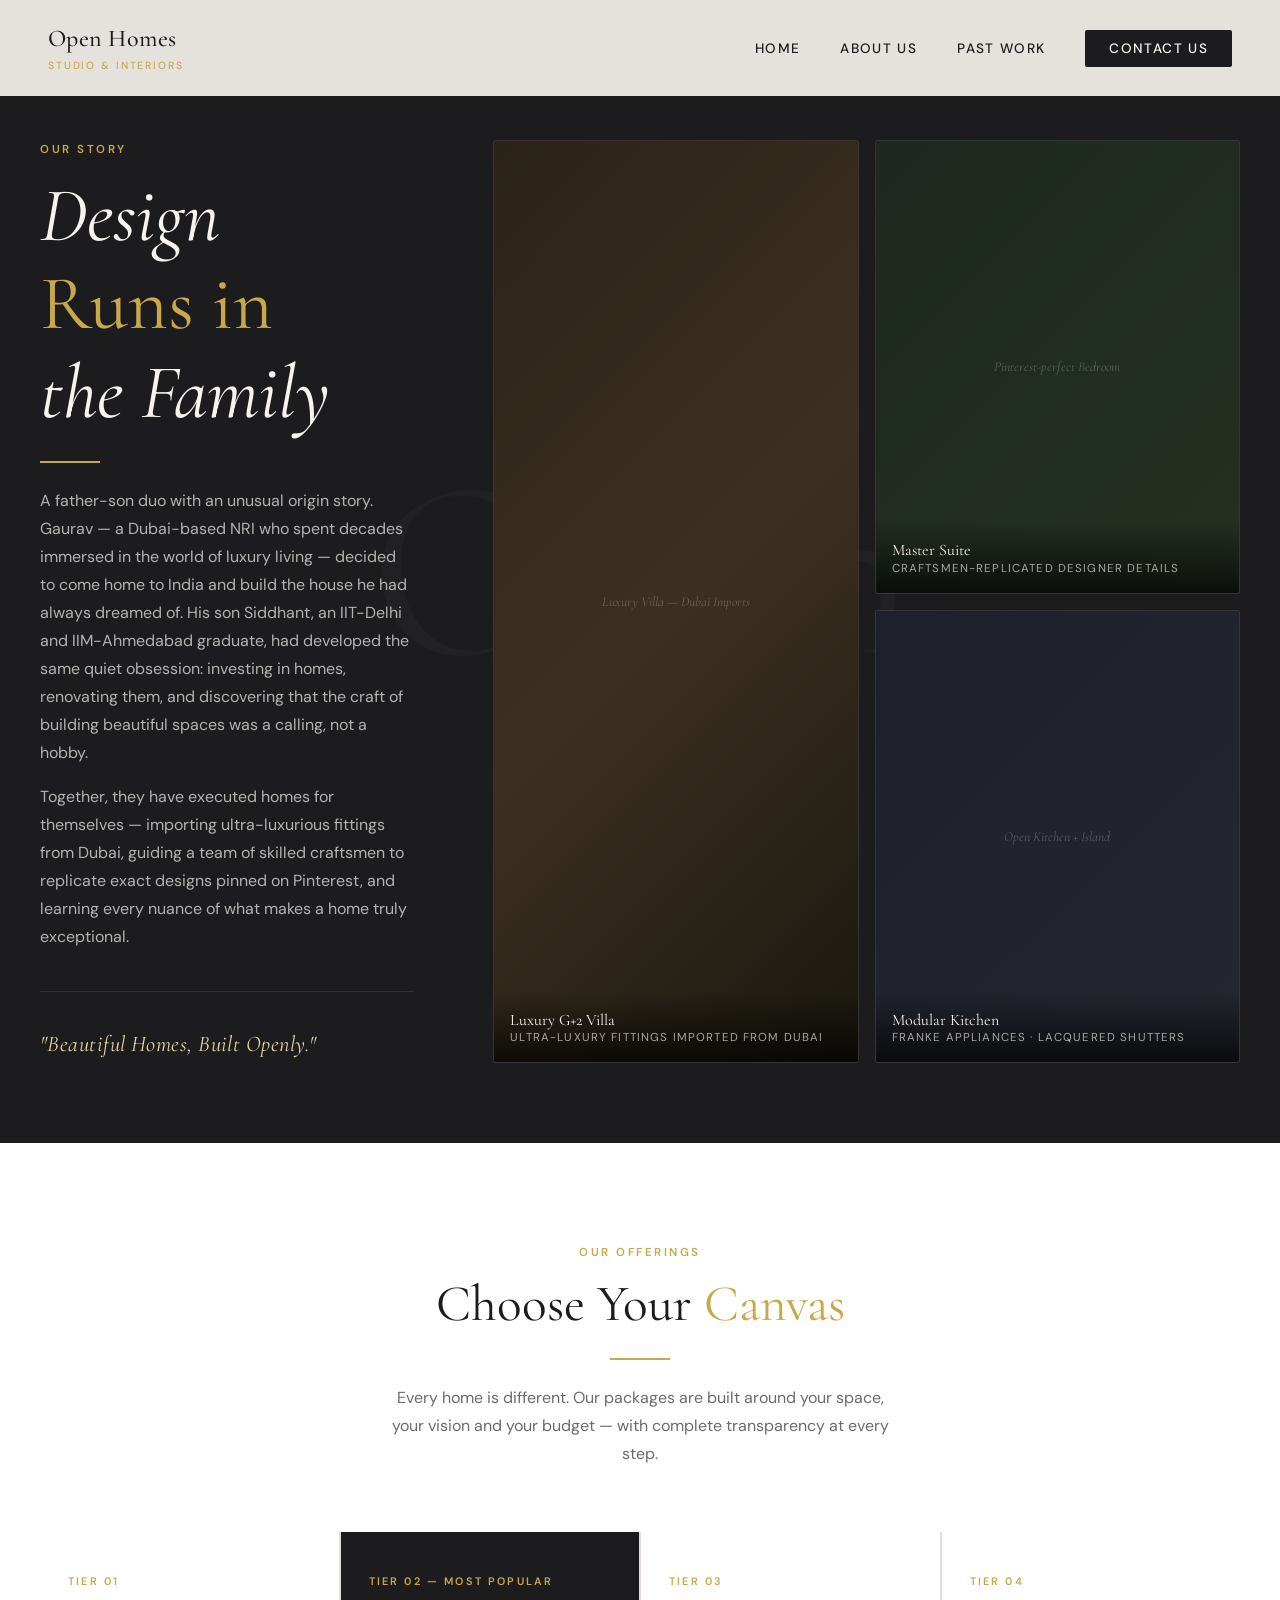
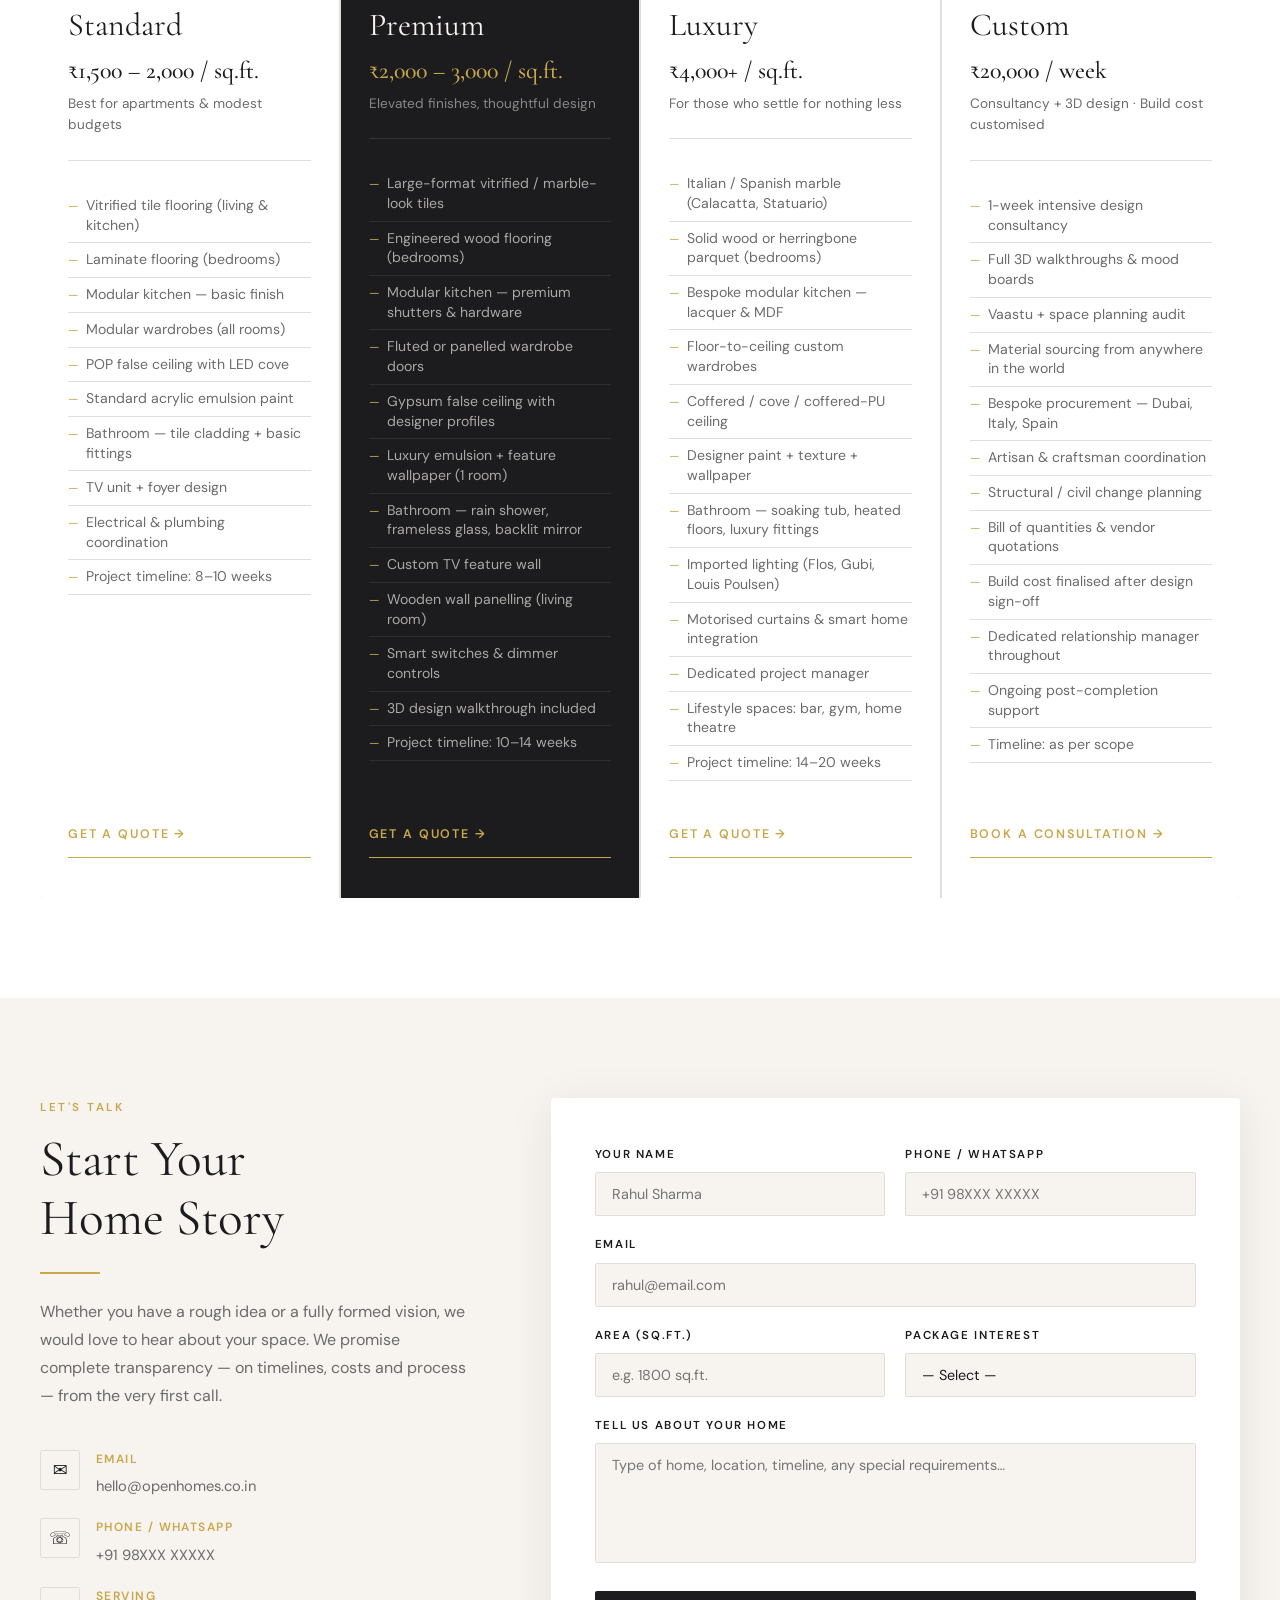
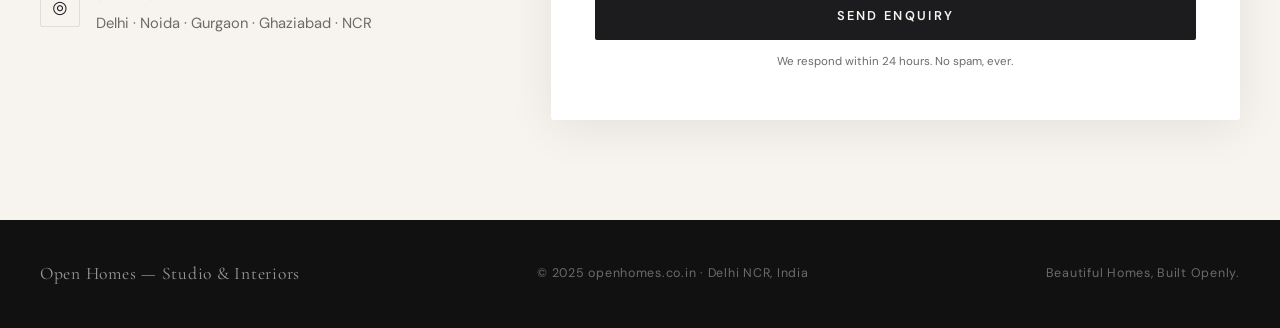
<file: index.html>
<!DOCTYPE html>
<html lang="en">
<head>
  <meta charset="UTF-8">
  <meta name="viewport" content="width=device-width, initial-scale=1.0">
  <title>Open Homes — Studio &amp; Interiors | Beautiful Homes, Built Openly</title>
  <meta name="description" content="Open Homes Studio & Interiors crafts premium, luxury and ultra-luxury home interiors in Delhi NCR. Transparent design. Beautiful homes.">
  <link rel="stylesheet" href="css/style.css">
  <style>
    .reveal { opacity: 0; transform: translateY(28px); transition: opacity 0.7s ease, transform 0.7s ease; }
    .reveal.revealed { opacity: 1; transform: none; }
  </style>
</head>
<body>

<!-- ── NAVIGATION ── -->
<nav id="mainNav">
  <a href="index.html" class="nav-brand">
    <span class="brand-name">Open Homes</span>
    <span class="brand-tag">Studio &amp; Interiors</span>
  </a>
  <ul class="nav-links">
    <li><a href="index.html">Home</a></li>
    <li><a href="about.html">About Us</a></li>
    <li><a href="work.html">Past Work</a></li>
    <li><a href="contact.html" class="nav-cta">Contact Us</a></li>
  </ul>
  <button class="nav-hamburger" id="navHamburger" aria-label="Menu">
    <span></span><span></span><span></span>
  </button>
</nav>

<div class="mobile-menu" id="mobileMenu">
  <a href="index.html">Home</a>
  <a href="about.html">About Us</a>
  <a href="work.html">Past Work</a>
  <a href="contact.html">Contact Us</a>
</div>

<!-- ══════════════════════════════════════
     SECTION 1 — STORY + GALLERY
══════════════════════════════════════ -->
<section id="home">
  <div class="hero-bg-text">Open</div>
  <div class="hero-inner">

    <!-- Left 1/3: Story -->
    <div class="hero-story reveal">
      <p class="section-eyebrow">Our Story</p>
      <h1>Design<br><span>Runs in</span><br>the Family</h1>
      <div class="threshold"></div>
      <p>
        A father-son duo with an unusual origin story. Gaurav — a Dubai-based NRI who spent decades immersed in the world of luxury living — decided to come home to India and build the house he had always dreamed of. His son Siddhant, an IIT-Delhi and IIM-Ahmedabad graduate, had developed the same quiet obsession: investing in homes, renovating them, and discovering that the craft of building beautiful spaces was a calling, not a hobby.
      </p>
      <p class="mt-16">
        Together, they have executed homes for themselves — importing ultra-luxurious fittings from Dubai, guiding a team of skilled craftsmen to replicate exact designs pinned on Pinterest, and learning every nuance of what makes a home truly exceptional.
      </p>
      <div class="hero-tagline">
        <p class="big-tag">"Beautiful Homes, Built Openly."</p>
      </div>
    </div>

    <!-- Right 2/3: Gallery -->
    <div class="hero-gallery reveal" style="transition-delay:0.15s">
      <div class="gallery-card tall">
        <div class="gallery-card-img ph-1 img-placeholder">Luxury Villa — Dubai Imports</div>
        <div class="gallery-caption">
          <h4>Luxury G+2 Villa</h4>
          <p>Ultra-luxury fittings imported from Dubai</p>
        </div>
      </div>
      <div class="gallery-card">
        <div class="gallery-card-img ph-2 img-placeholder" style="aspect-ratio:4/3;display:flex;align-items:center;justify-content:center">Pinterest-perfect Bedroom</div>
        <div class="gallery-caption">
          <h4>Master Suite</h4>
          <p>Craftsmen-replicated designer details</p>
        </div>
      </div>
      <div class="gallery-card">
        <div class="gallery-card-img ph-3 img-placeholder" style="aspect-ratio:4/3;display:flex;align-items:center;justify-content:center">Open Kitchen + Island</div>
        <div class="gallery-caption">
          <h4>Modular Kitchen</h4>
          <p>Franke appliances · lacquered shutters</p>
        </div>
      </div>
    </div>

  </div>
</section>

<!-- ══════════════════════════════════════
     SECTION 2 — OFFERINGS / PACKAGES
══════════════════════════════════════ -->
<section id="offerings">
  <div class="offerings-header reveal">
    <p class="section-eyebrow">Our Offerings</p>
    <h2>Choose Your <span>Canvas</span></h2>
    <div class="threshold-center"></div>
    <p style="max-width:520px;margin:0 auto">Every home is different. Our packages are built around your space, your vision and your budget — with complete transparency at every step.</p>
  </div>

  <div class="packages-grid reveal" style="transition-delay:0.1s">

    <!-- Standard -->
    <div class="package-card">
      <p class="package-tier">Tier 01</p>
      <h3 class="package-name">Standard</h3>
      <div class="package-price">
        <strong>₹1,500 – 2,000 / sq.ft.</strong>
        Best for apartments & modest budgets
      </div>
      <ul class="package-features">
        <li>Vitrified tile flooring (living &amp; kitchen)</li>
        <li>Laminate flooring (bedrooms)</li>
        <li>Modular kitchen — basic finish</li>
        <li>Modular wardrobes (all rooms)</li>
        <li>POP false ceiling with LED cove</li>
        <li>Standard acrylic emulsion paint</li>
        <li>Bathroom — tile cladding + basic fittings</li>
        <li>TV unit + foyer design</li>
        <li>Electrical &amp; plumbing coordination</li>
        <li>Project timeline: 8–10 weeks</li>
      </ul>
      <a class="package-cta" href="contact.html">Get a Quote →</a>
    </div>

    <!-- Premium -->
    <div class="package-card featured">
      <p class="package-tier">Tier 02 — Most Popular</p>
      <h3 class="package-name">Premium</h3>
      <div class="package-price">
        <strong>₹2,000 – 3,000 / sq.ft.</strong>
        Elevated finishes, thoughtful design
      </div>
      <ul class="package-features">
        <li>Large-format vitrified / marble-look tiles</li>
        <li>Engineered wood flooring (bedrooms)</li>
        <li>Modular kitchen — premium shutters &amp; hardware</li>
        <li>Fluted or panelled wardrobe doors</li>
        <li>Gypsum false ceiling with designer profiles</li>
        <li>Luxury emulsion + feature wallpaper (1 room)</li>
        <li>Bathroom — rain shower, frameless glass, backlit mirror</li>
        <li>Custom TV feature wall</li>
        <li>Wooden wall panelling (living room)</li>
        <li>Smart switches &amp; dimmer controls</li>
        <li>3D design walkthrough included</li>
        <li>Project timeline: 10–14 weeks</li>
      </ul>
      <a class="package-cta" href="contact.html">Get a Quote →</a>
    </div>

    <!-- Luxury -->
    <div class="package-card">
      <p class="package-tier">Tier 03</p>
      <h3 class="package-name">Luxury</h3>
      <div class="package-price">
        <strong>₹4,000+ / sq.ft.</strong>
        For those who settle for nothing less
      </div>
      <ul class="package-features">
        <li>Italian / Spanish marble (Calacatta, Statuario)</li>
        <li>Solid wood or herringbone parquet (bedrooms)</li>
        <li>Bespoke modular kitchen — lacquer &amp; MDF</li>
        <li>Floor-to-ceiling custom wardrobes</li>
        <li>Coffered / cove / coffered-PU ceiling</li>
        <li>Designer paint + texture + wallpaper</li>
        <li>Bathroom — soaking tub, heated floors, luxury fittings</li>
        <li>Imported lighting (Flos, Gubi, Louis Poulsen)</li>
        <li>Motorised curtains &amp; smart home integration</li>
        <li>Dedicated project manager</li>
        <li>Lifestyle spaces: bar, gym, home theatre</li>
        <li>Project timeline: 14–20 weeks</li>
      </ul>
      <a class="package-cta" href="contact.html">Get a Quote →</a>
    </div>

    <!-- Custom -->
    <div class="package-card">
      <p class="package-tier">Tier 04</p>
      <h3 class="package-name">Custom</h3>
      <div class="package-price">
        <strong>₹20,000 / week</strong>
        Consultancy + 3D design · Build cost customised
      </div>
      <ul class="package-features">
        <li>1-week intensive design consultancy</li>
        <li>Full 3D walkthroughs &amp; mood boards</li>
        <li>Vaastu + space planning audit</li>
        <li>Material sourcing from anywhere in the world</li>
        <li>Bespoke procurement — Dubai, Italy, Spain</li>
        <li>Artisan &amp; craftsman coordination</li>
        <li>Structural / civil change planning</li>
        <li>Bill of quantities &amp; vendor quotations</li>
        <li>Build cost finalised after design sign-off</li>
        <li>Dedicated relationship manager throughout</li>
        <li>Ongoing post-completion support</li>
        <li>Timeline: as per scope</li>
      </ul>
      <a class="package-cta" href="contact.html">Book a Consultation →</a>
    </div>

  </div>
</section>

<!-- ══════════════════════════════════════
     SECTION 3 — CONTACT
══════════════════════════════════════ -->
<section id="contact-section">
  <div class="contact-inner">

    <div class="contact-info reveal">
      <p class="section-eyebrow">Let's Talk</p>
      <h2>Start Your<br>Home Story</h2>
      <div class="threshold"></div>
      <p>Whether you have a rough idea or a fully formed vision, we would love to hear about your space. We promise complete transparency — on timelines, costs and process — from the very first call.</p>

      <div class="contact-detail">
        <div class="contact-item">
          <div class="contact-icon">✉</div>
          <div class="contact-item-text">
            <strong>Email</strong>
            <span>hello@openhomes.co.in</span>
          </div>
        </div>
        <div class="contact-item">
          <div class="contact-icon">☏</div>
          <div class="contact-item-text">
            <strong>Phone / WhatsApp</strong>
            <span>+91 98XXX XXXXX</span>
          </div>
        </div>
        <div class="contact-item">
          <div class="contact-icon">◎</div>
          <div class="contact-item-text">
            <strong>Serving</strong>
            <span>Delhi · Noida · Gurgaon · Ghaziabad · NCR</span>
          </div>
        </div>
      </div>
    </div>

    <div class="contact-form reveal" style="transition-delay:0.12s" id="homeFormWrap">
      <form id="contactFormHome" novalidate>
        <div class="form-row">
          <div class="form-group">
            <label for="h-name">Your Name</label>
            <input type="text" id="h-name" name="name" placeholder="Rahul Sharma" required>
          </div>
          <div class="form-group">
            <label for="h-phone">Phone / WhatsApp</label>
            <input type="tel" id="h-phone" name="phone" placeholder="+91 98XXX XXXXX" required>
          </div>
        </div>
        <div class="form-group">
          <label for="h-email">Email</label>
          <input type="email" id="h-email" name="email" placeholder="rahul@email.com">
        </div>
        <div class="form-row">
          <div class="form-group">
            <label for="h-area">Area (sq.ft.)</label>
            <input type="text" id="h-area" name="area" placeholder="e.g. 1800 sq.ft.">
          </div>
          <div class="form-group">
            <label for="h-package">Package Interest</label>
            <select id="h-package" name="package">
              <option value="">— Select —</option>
              <option>Standard (₹1,500–2,000/sq.ft.)</option>
              <option>Premium (₹2,000–3,000/sq.ft.)</option>
              <option>Luxury (₹4,000+/sq.ft.)</option>
              <option>Custom Consultancy</option>
              <option>Not sure yet</option>
            </select>
          </div>
        </div>
        <div class="form-group">
          <label for="h-message">Tell us about your home</label>
          <textarea id="h-message" name="message" placeholder="Type of home, location, timeline, any special requirements…"></textarea>
        </div>
        <button type="submit" class="form-submit">Send Enquiry</button>
        <p class="form-note">We respond within 24 hours. No spam, ever.</p>
      </form>
      <div class="form-success">
        <p>✦ Thank you! We'll be in touch very soon.</p>
      </div>
    </div>

  </div>
</section>

<!-- ─── FOOTER ─── -->
<footer>
  <span class="footer-brand">Open Homes — Studio &amp; Interiors</span>
  <span>© 2025 openhomes.co.in · Delhi NCR, India</span>
  <span>Beautiful Homes, Built Openly.</span>
</footer>

<!-- ─── MODAL (reused on work page) ─── -->
<div class="modal-overlay" id="projectModal">
  <div class="modal">
    <button class="modal-close" onclick="closeModal()">✕</button>
    <div class="modal-hero">
      <span class="work-type" id="modalType"></span>
      <h2 id="modalTitle"></h2>
      <p id="modalDesc"></p>
    </div>
    <div class="modal-body" id="modalContent"></div>
  </div>
</div>

<script src="js/main.js"></script>
</body>
</html>
</file>
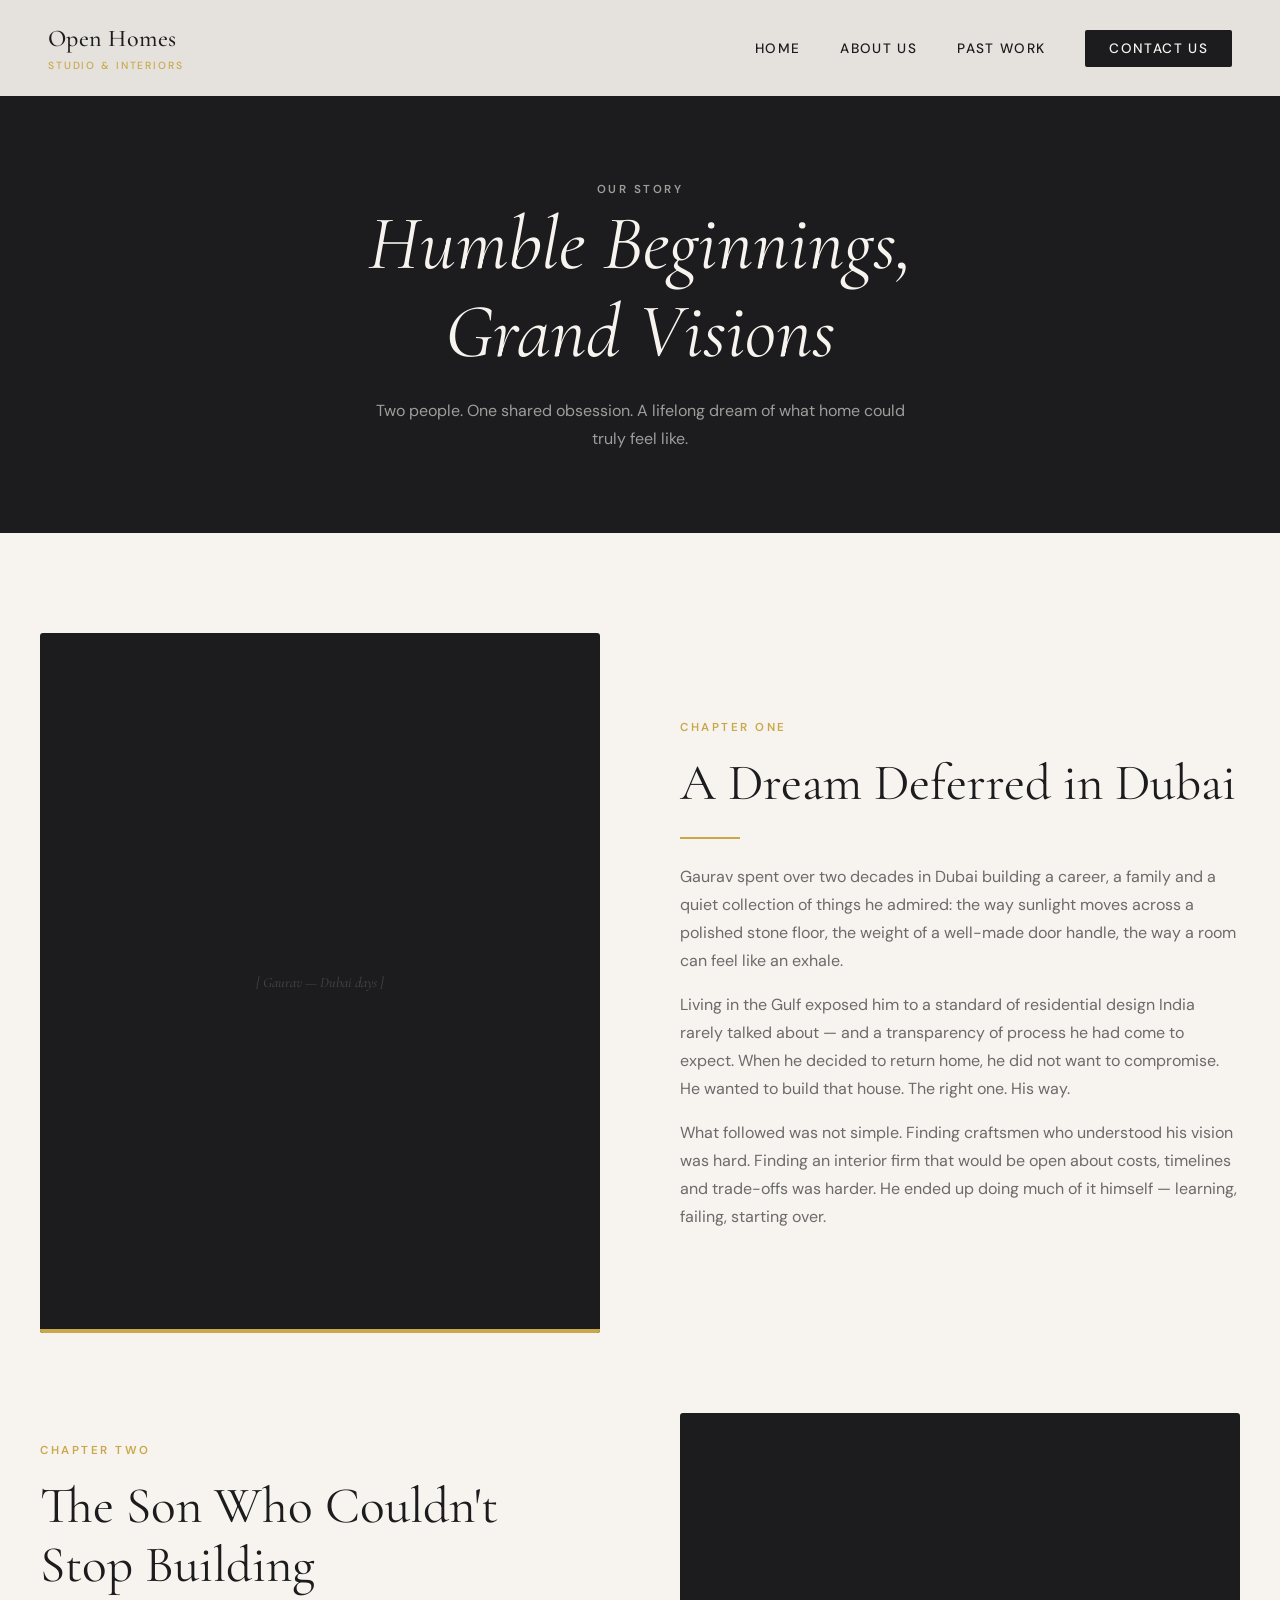
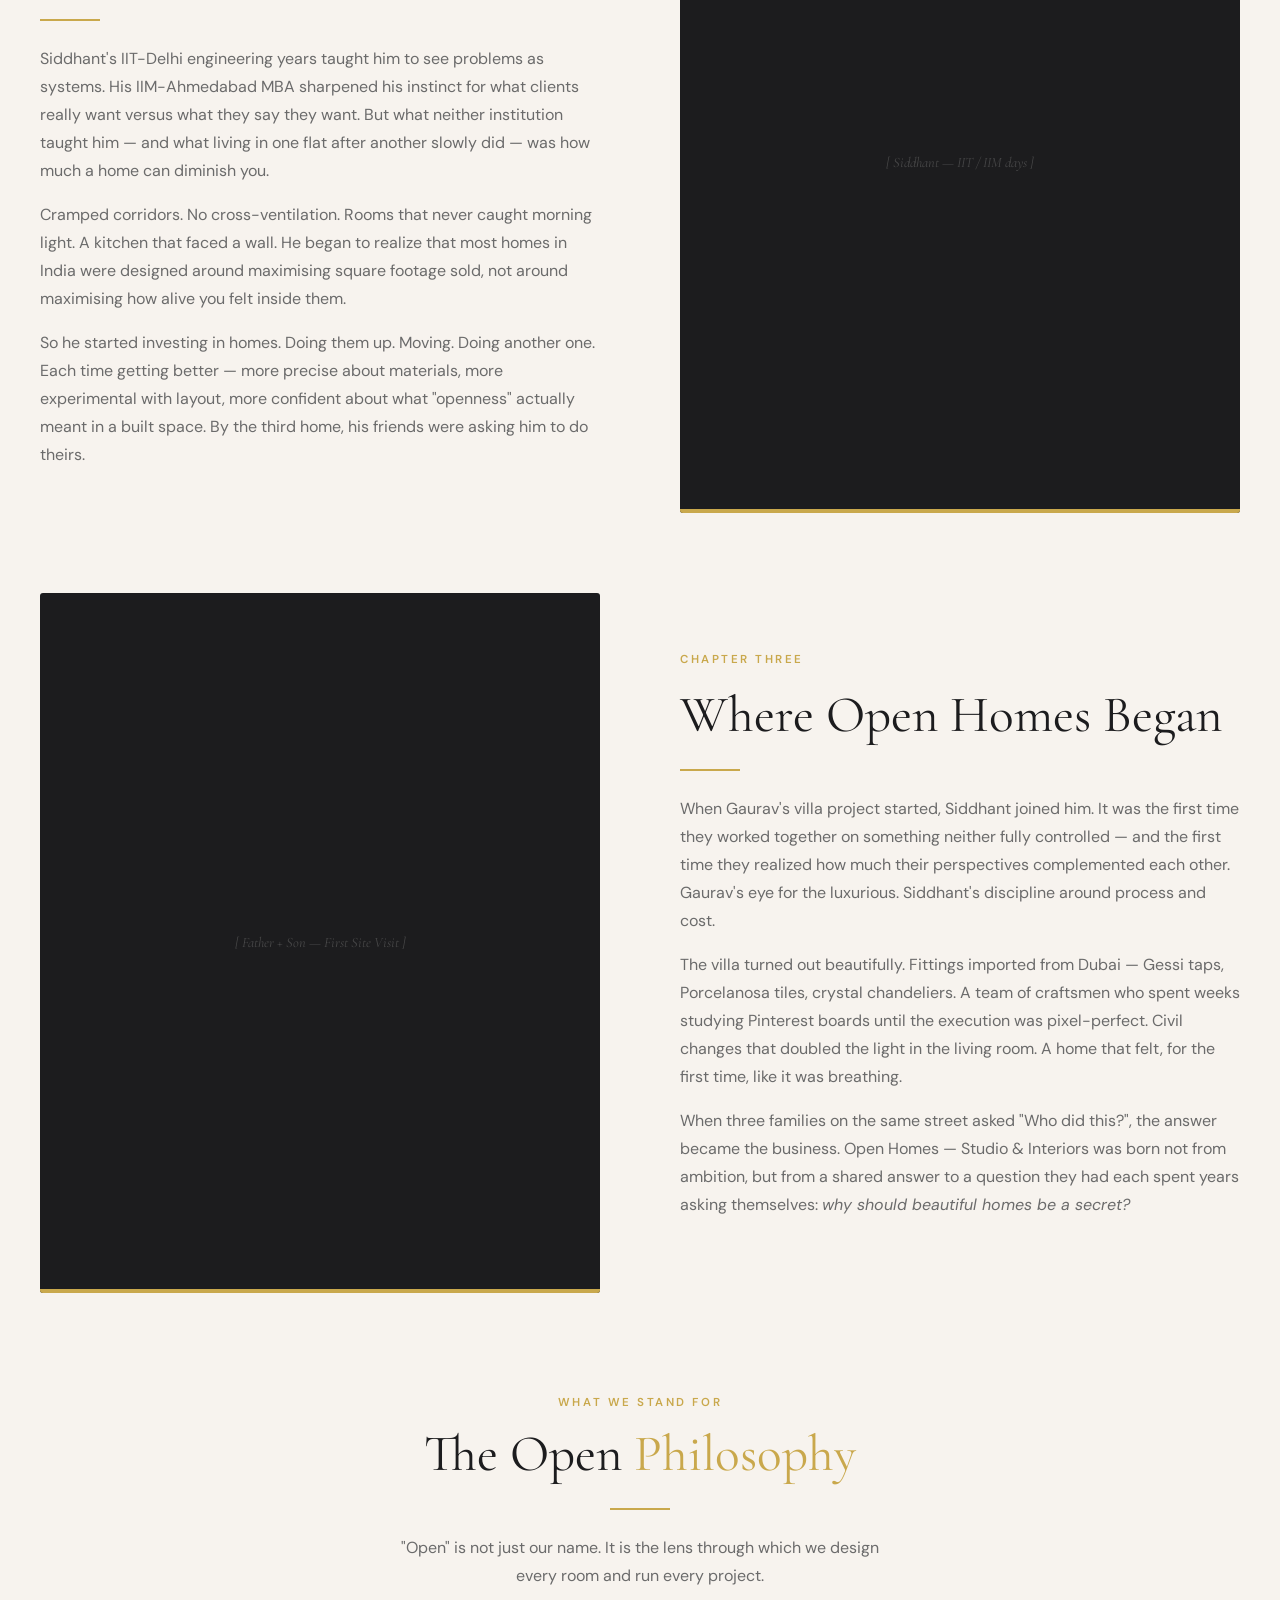
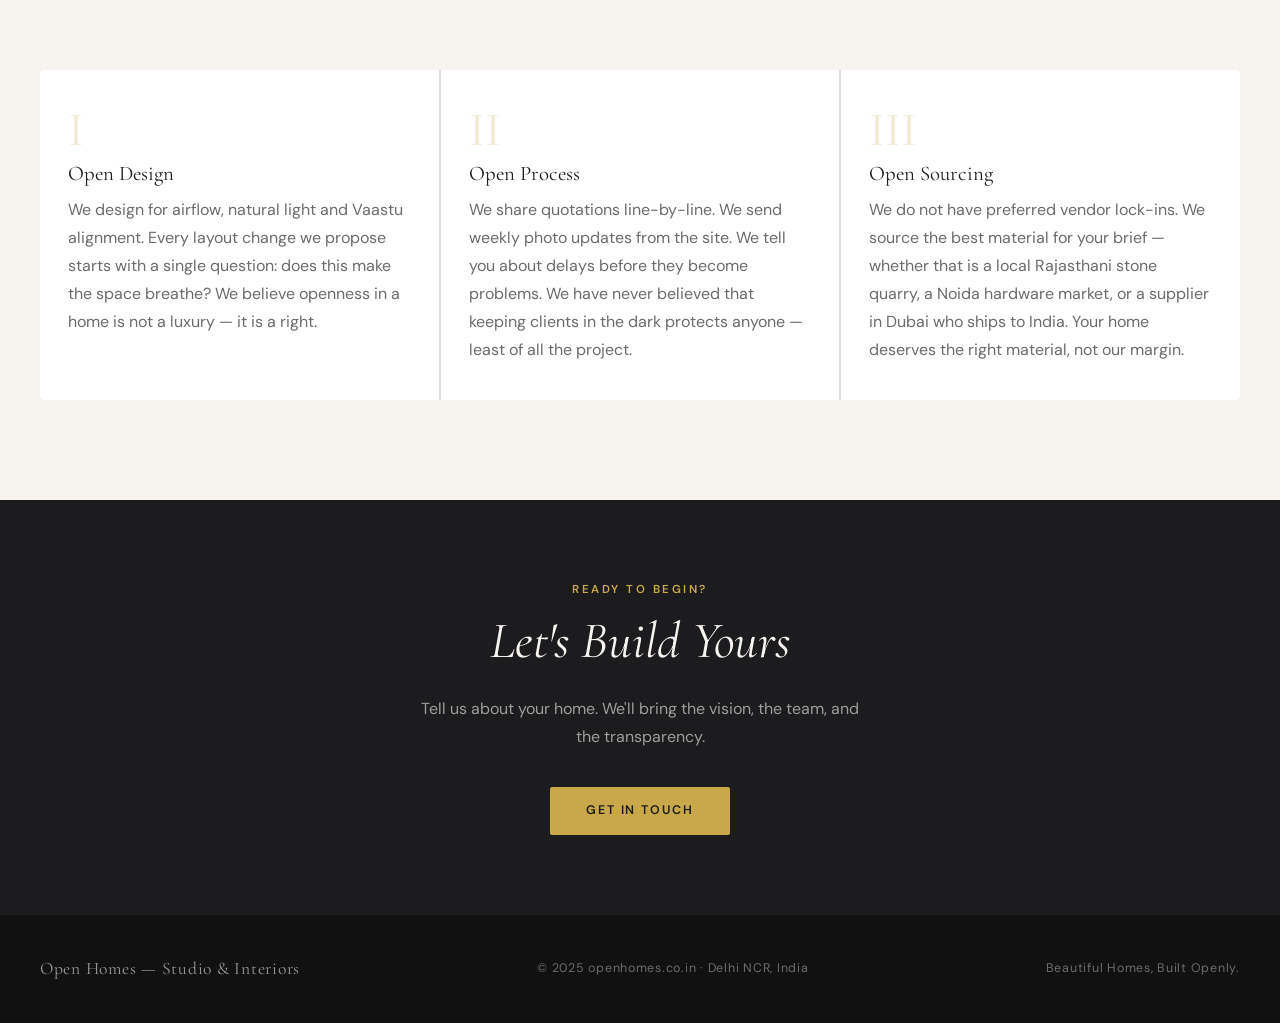
<file: about.html>
<!DOCTYPE html>
<html lang="en">
<head>
  <meta charset="UTF-8">
  <meta name="viewport" content="width=device-width, initial-scale=1.0">
  <title>About Us — Open Homes Studio &amp; Interiors</title>
  <meta name="description" content="The story behind Open Homes — a father-son duo who turned a lifelong dream of openness and light into a studio built on transparency and beautiful craft.">
  <link rel="stylesheet" href="css/style.css">
  <style>
    .reveal { opacity: 0; transform: translateY(28px); transition: opacity 0.7s ease, transform 0.7s ease; }
    .reveal.revealed { opacity: 1; transform: none; }
    .values-row {
      max-width: var(--max-w); margin: 80px auto 0;
      display: grid; grid-template-columns: repeat(3,1fr); gap: 2px;
      background: var(--border); border-radius: 4px; overflow:hidden;
    }
    .value-block { background: var(--white); padding: 36px 28px; }
    .value-block h4 { font-family: var(--font-display); font-size:1.3rem; margin-bottom: 10px; }
    .value-num { font-family: var(--font-display); font-size: 3rem; color: var(--gold); opacity: 0.25; line-height:1; margin-bottom: 8px; }
    @media(max-width:768px){
      .values-row { grid-template-columns: 1fr; }
    }
  </style>
</head>
<body>

<nav id="mainNav">
  <a href="index.html" class="nav-brand">
    <span class="brand-name">Open Homes</span>
    <span class="brand-tag">Studio &amp; Interiors</span>
  </a>
  <ul class="nav-links">
    <li><a href="index.html">Home</a></li>
    <li><a href="about.html">About Us</a></li>
    <li><a href="work.html">Past Work</a></li>
    <li><a href="contact.html" class="nav-cta">Contact Us</a></li>
  </ul>
  <button class="nav-hamburger" id="navHamburger" aria-label="Menu">
    <span></span><span></span><span></span>
  </button>
</nav>
<div class="mobile-menu" id="mobileMenu">
  <a href="index.html">Home</a>
  <a href="about.html">About Us</a>
  <a href="work.html">Past Work</a>
  <a href="contact.html">Contact Us</a>
</div>

<!-- HERO -->
<section id="about-hero">
  <p class="section-eyebrow">Our Story</p>
  <h1>Humble Beginnings,<br>Grand Visions</h1>
  <p>Two people. One shared obsession. A lifelong dream of what home could truly feel like.</p>
</section>

<!-- STORY SECTIONS -->
<section id="about-story">

  <!-- Chapter 1 -->
  <div class="about-story-grid reveal" style="max-width:var(--max-w);margin:0 auto 80px;">
    <div class="about-img-block ph-1">
      [ Gaurav — Dubai days ]
    </div>
    <div class="about-text">
      <p class="section-eyebrow">Chapter One</p>
      <h2>A Dream Deferred in Dubai</h2>
      <div class="threshold"></div>
      <p>
        Gaurav spent over two decades in Dubai building a career, a family and a quiet collection of things he admired: the way sunlight moves across a polished stone floor, the weight of a well-made door handle, the way a room can feel like an exhale.
      </p>
      <p>
        Living in the Gulf exposed him to a standard of residential design India rarely talked about — and a transparency of process he had come to expect. When he decided to return home, he did not want to compromise. He wanted to build that house. The right one. His way.
      </p>
      <p>
        What followed was not simple. Finding craftsmen who understood his vision was hard. Finding an interior firm that would be open about costs, timelines and trade-offs was harder. He ended up doing much of it himself — learning, failing, starting over.
      </p>
    </div>
  </div>

  <!-- Chapter 2 -->
  <div class="about-story-grid reverse reveal" style="max-width:var(--max-w);margin:0 auto 80px;">
    <div class="about-img-block ph-3">
      [ Siddhant — IIT / IIM days ]
    </div>
    <div class="about-text">
      <p class="section-eyebrow">Chapter Two</p>
      <h2>The Son Who Couldn't Stop Building</h2>
      <div class="threshold"></div>
      <p>
        Siddhant's IIT-Delhi engineering years taught him to see problems as systems. His IIM-Ahmedabad MBA sharpened his instinct for what clients really want versus what they say they want. But what neither institution taught him — and what living in one flat after another slowly did — was how much a home can diminish you.
      </p>
      <p>
        Cramped corridors. No cross-ventilation. Rooms that never caught morning light. A kitchen that faced a wall. He began to realize that most homes in India were designed around maximising square footage sold, not around maximising how alive you felt inside them.
      </p>
      <p>
        So he started investing in homes. Doing them up. Moving. Doing another one. Each time getting better — more precise about materials, more experimental with layout, more confident about what "openness" actually meant in a built space. By the third home, his friends were asking him to do theirs.
      </p>
    </div>
  </div>

  <!-- Chapter 3 -->
  <div class="about-story-grid reveal" style="max-width:var(--max-w);margin:0 auto 0;">
    <div class="about-img-block ph-2">
      [ Father + Son — First Site Visit ]
    </div>
    <div class="about-text">
      <p class="section-eyebrow">Chapter Three</p>
      <h2>Where Open Homes Began</h2>
      <div class="threshold"></div>
      <p>
        When Gaurav's villa project started, Siddhant joined him. It was the first time they worked together on something neither fully controlled — and the first time they realized how much their perspectives complemented each other. Gaurav's eye for the luxurious. Siddhant's discipline around process and cost.
      </p>
      <p>
        The villa turned out beautifully. Fittings imported from Dubai — Gessi taps, Porcelanosa tiles, crystal chandeliers. A team of craftsmen who spent weeks studying Pinterest boards until the execution was pixel-perfect. Civil changes that doubled the light in the living room. A home that felt, for the first time, like it was breathing.
      </p>
      <p>
        When three families on the same street asked "Who did this?", the answer became the business. Open Homes — Studio &amp; Interiors was born not from ambition, but from a shared answer to a question they had each spent years asking themselves: <em>why should beautiful homes be a secret?</em>
      </p>
    </div>
  </div>

  <!-- Philosophy Values -->
  <div style="max-width:var(--max-w);margin:100px auto 0;">
    <div class="text-center reveal">
      <p class="section-eyebrow">What We Stand For</p>
      <h2>The Open <span style="color:var(--gold)">Philosophy</span></h2>
      <div class="threshold-center"></div>
      <p style="max-width:520px;margin:0 auto 0">"Open" is not just our name. It is the lens through which we design every room and run every project.</p>
    </div>
  </div>

  <div class="values-row reveal">
    <div class="value-block">
      <div class="value-num">I</div>
      <h4>Open Design</h4>
      <p>We design for airflow, natural light and Vaastu alignment. Every layout change we propose starts with a single question: does this make the space breathe? We believe openness in a home is not a luxury — it is a right.</p>
    </div>
    <div class="value-block">
      <div class="value-num">II</div>
      <h4>Open Process</h4>
      <p>We share quotations line-by-line. We send weekly photo updates from the site. We tell you about delays before they become problems. We have never believed that keeping clients in the dark protects anyone — least of all the project.</p>
    </div>
    <div class="value-block">
      <div class="value-num">III</div>
      <h4>Open Sourcing</h4>
      <p>We do not have preferred vendor lock-ins. We source the best material for your brief — whether that is a local Rajasthani stone quarry, a Noida hardware market, or a supplier in Dubai who ships to India. Your home deserves the right material, not our margin.</p>
    </div>
  </div>

</section>

<!-- CTA -->
<section style="background:var(--charcoal);padding:80px 40px;text-align:center;">
  <p class="section-eyebrow" style="color:var(--gold)">Ready to Begin?</p>
  <h2 style="color:var(--ivory);font-style:italic;margin-bottom:24px;">Let's Build Yours</h2>
  <p style="color:rgba(247,243,238,0.6);max-width:440px;margin:0 auto 36px;">Tell us about your home. We'll bring the vision, the team, and the transparency.</p>
  <a href="contact.html" class="btn-primary">Get in Touch</a>
</section>

<footer>
  <span class="footer-brand">Open Homes — Studio &amp; Interiors</span>
  <span>© 2025 openhomes.co.in · Delhi NCR, India</span>
  <span>Beautiful Homes, Built Openly.</span>
</footer>

<script src="js/main.js"></script>
</body>
</html>
</file>
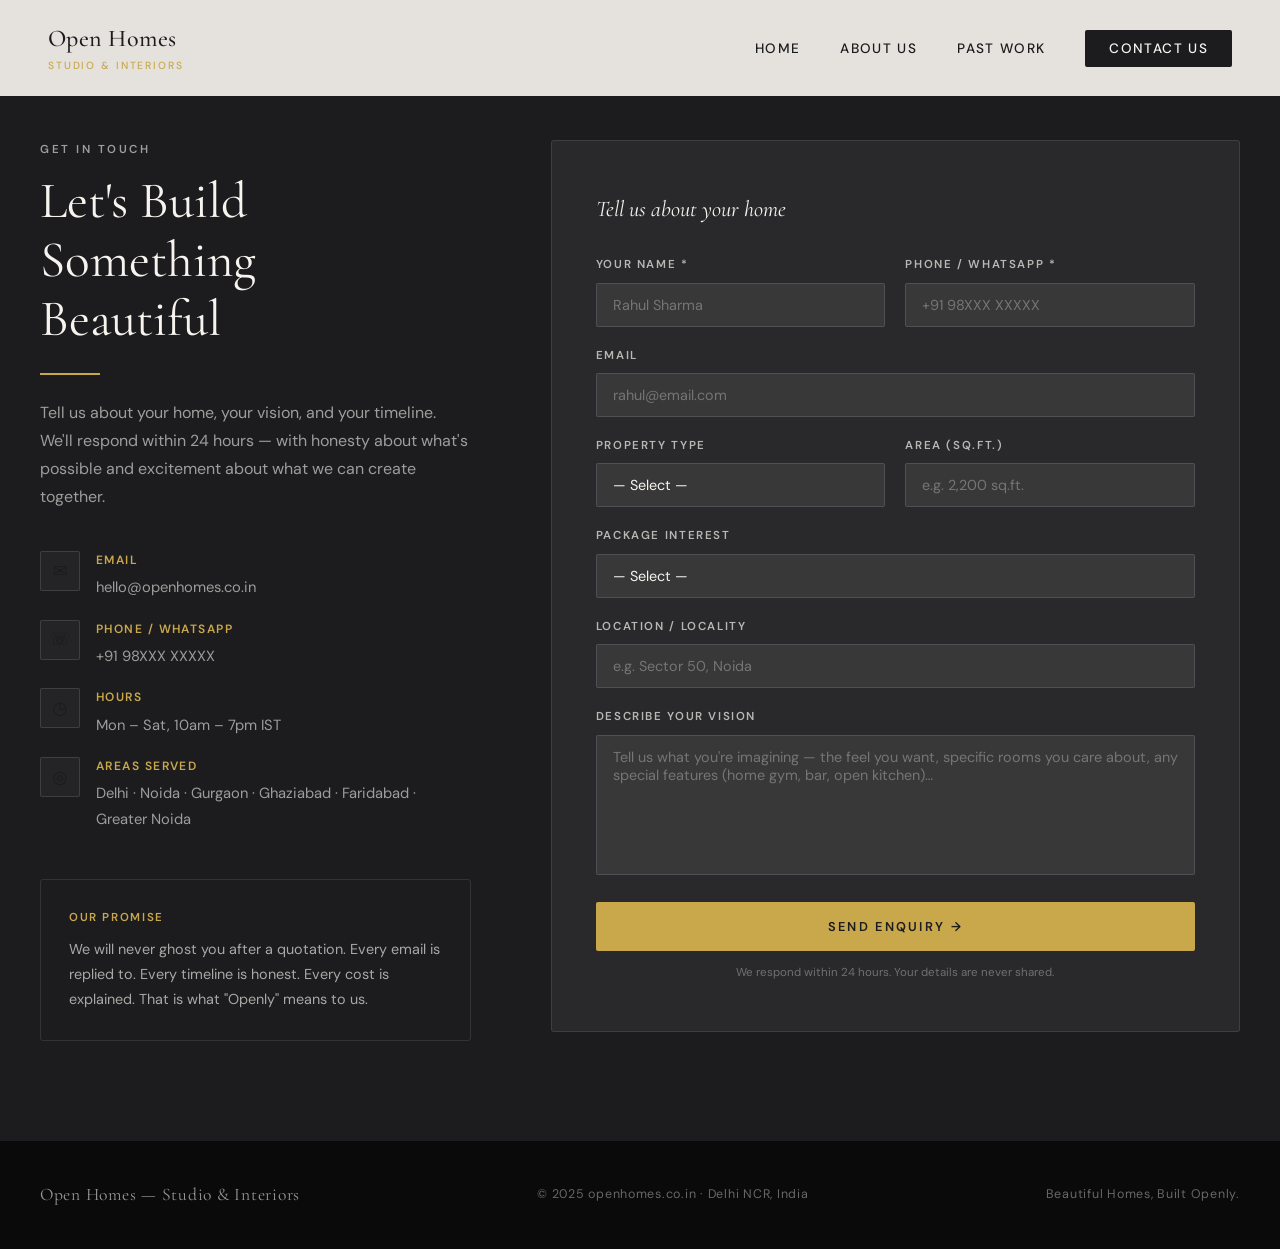
<file: contact.html>
<!DOCTYPE html>
<html lang="en">
<head>
  <meta charset="UTF-8">
  <meta name="viewport" content="width=device-width, initial-scale=1.0">
  <title>Contact Us — Open Homes Studio &amp; Interiors</title>
  <meta name="description" content="Get in touch with Open Homes. Tell us about your space and we'll get back to you within 24 hours.">
  <link rel="stylesheet" href="css/style.css">
  <style>
    .reveal { opacity: 0; transform: translateY(28px); transition: opacity 0.7s ease, transform 0.7s ease; }
    .reveal.revealed { opacity: 1; transform: none; }
    #contact { padding-top: 140px; min-height: 100vh; }
  </style>
</head>
<body>

<nav id="mainNav" class="scrolled">
  <a href="index.html" class="nav-brand">
    <span class="brand-name">Open Homes</span>
    <span class="brand-tag">Studio &amp; Interiors</span>
  </a>
  <ul class="nav-links">
    <li><a href="index.html">Home</a></li>
    <li><a href="about.html">About Us</a></li>
    <li><a href="work.html">Past Work</a></li>
    <li><a href="contact.html" class="nav-cta">Contact Us</a></li>
  </ul>
  <button class="nav-hamburger" id="navHamburger" aria-label="Menu">
    <span></span><span></span><span></span>
  </button>
</nav>
<div class="mobile-menu" id="mobileMenu">
  <a href="index.html">Home</a>
  <a href="about.html">About Us</a>
  <a href="work.html">Past Work</a>
  <a href="contact.html">Contact Us</a>
</div>

<section id="contact">
  <div class="contact-inner container">

    <div class="contact-info reveal">
      <p class="section-eyebrow">Get In Touch</p>
      <h2>Let's Build<br>Something<br>Beautiful</h2>
      <div class="threshold"></div>
      <p>Tell us about your home, your vision, and your timeline. We'll respond within 24 hours — with honesty about what's possible and excitement about what we can create together.</p>

      <div class="contact-detail">
        <div class="contact-item">
          <div class="contact-icon">✉</div>
          <div class="contact-item-text">
            <strong>Email</strong>
            <span>hello@openhomes.co.in</span>
          </div>
        </div>
        <div class="contact-item">
          <div class="contact-icon">☏</div>
          <div class="contact-item-text">
            <strong>Phone / WhatsApp</strong>
            <span>+91 98XXX XXXXX</span>
          </div>
        </div>
        <div class="contact-item">
          <div class="contact-icon">◷</div>
          <div class="contact-item-text">
            <strong>Hours</strong>
            <span>Mon – Sat, 10am – 7pm IST</span>
          </div>
        </div>
        <div class="contact-item">
          <div class="contact-icon">◎</div>
          <div class="contact-item-text">
            <strong>Areas Served</strong>
            <span>Delhi · Noida · Gurgaon · Ghaziabad · Faridabad · Greater Noida</span>
          </div>
        </div>
      </div>

      <div style="margin-top:48px;padding:28px;border:1px solid rgba(255,255,255,0.1);border-radius:3px;">
        <p style="color:var(--gold);font-size:0.72rem;text-transform:uppercase;letter-spacing:0.14em;font-weight:600;margin-bottom:8px;">Our Promise</p>
        <p style="color:rgba(247,243,238,0.65);font-size:0.9rem">We will never ghost you after a quotation. Every email is replied to. Every timeline is honest. Every cost is explained. That is what "Openly" means to us.</p>
      </div>
    </div>

    <div class="contact-form reveal" style="transition-delay:0.12s">
      <form id="contactFormPage" novalidate>
        <div style="margin-bottom:28px;">
          <p style="font-family:var(--font-display);font-size:1.4rem;color:var(--ivory);font-style:italic;">Tell us about your home</p>
        </div>
        <div class="form-row">
          <div class="form-group">
            <label for="p-name">Your Name *</label>
            <input type="text" id="p-name" name="name" placeholder="Rahul Sharma" required>
          </div>
          <div class="form-group">
            <label for="p-phone">Phone / WhatsApp *</label>
            <input type="tel" id="p-phone" name="phone" placeholder="+91 98XXX XXXXX" required>
          </div>
        </div>
        <div class="form-group">
          <label for="p-email">Email</label>
          <input type="email" id="p-email" name="email" placeholder="rahul@email.com">
        </div>
        <div class="form-row">
          <div class="form-group">
            <label for="p-type">Property Type</label>
            <select id="p-type" name="type">
              <option value="">— Select —</option>
              <option>Independent Villa / Bungalow</option>
              <option>3+ BHK Flat / Apartment</option>
              <option>1-2 BHK Flat / Studio</option>
              <option>Commercial Space</option>
            </select>
          </div>
          <div class="form-group">
            <label for="p-area">Area (sq.ft.)</label>
            <input type="text" id="p-area" name="area" placeholder="e.g. 2,200 sq.ft.">
          </div>
        </div>
        <div class="form-group">
          <label for="p-package">Package Interest</label>
          <select id="p-package" name="package">
            <option value="">— Select —</option>
            <option>Standard (₹1,500–2,000/sq.ft.)</option>
            <option>Premium (₹2,000–3,000/sq.ft.)</option>
            <option>Luxury (₹4,000+/sq.ft.)</option>
            <option>Custom Consultancy (₹20k/week)</option>
            <option>Not sure yet — need guidance</option>
          </select>
        </div>
        <div class="form-group">
          <label for="p-location">Location / Locality</label>
          <input type="text" id="p-location" name="location" placeholder="e.g. Sector 50, Noida">
        </div>
        <div class="form-group">
          <label for="p-message">Describe your vision</label>
          <textarea id="p-message" name="message" style="height:140px" placeholder="Tell us what you're imagining — the feel you want, specific rooms you care about, any special features (home gym, bar, open kitchen)…"></textarea>
        </div>
        <button type="submit" class="form-submit">Send Enquiry →</button>
        <p class="form-note">We respond within 24 hours. Your details are never shared.</p>
      </form>
      <div class="form-success">
        <p>✦ Thank you! We'll reach out within 24 hours.</p>
      </div>
    </div>

  </div>
</section>

<footer style="background:#0a0a0a">
  <span class="footer-brand">Open Homes — Studio &amp; Interiors</span>
  <span>© 2025 openhomes.co.in · Delhi NCR, India</span>
  <span>Beautiful Homes, Built Openly.</span>
</footer>

<script src="js/main.js"></script>
</body>
</html>
</file>
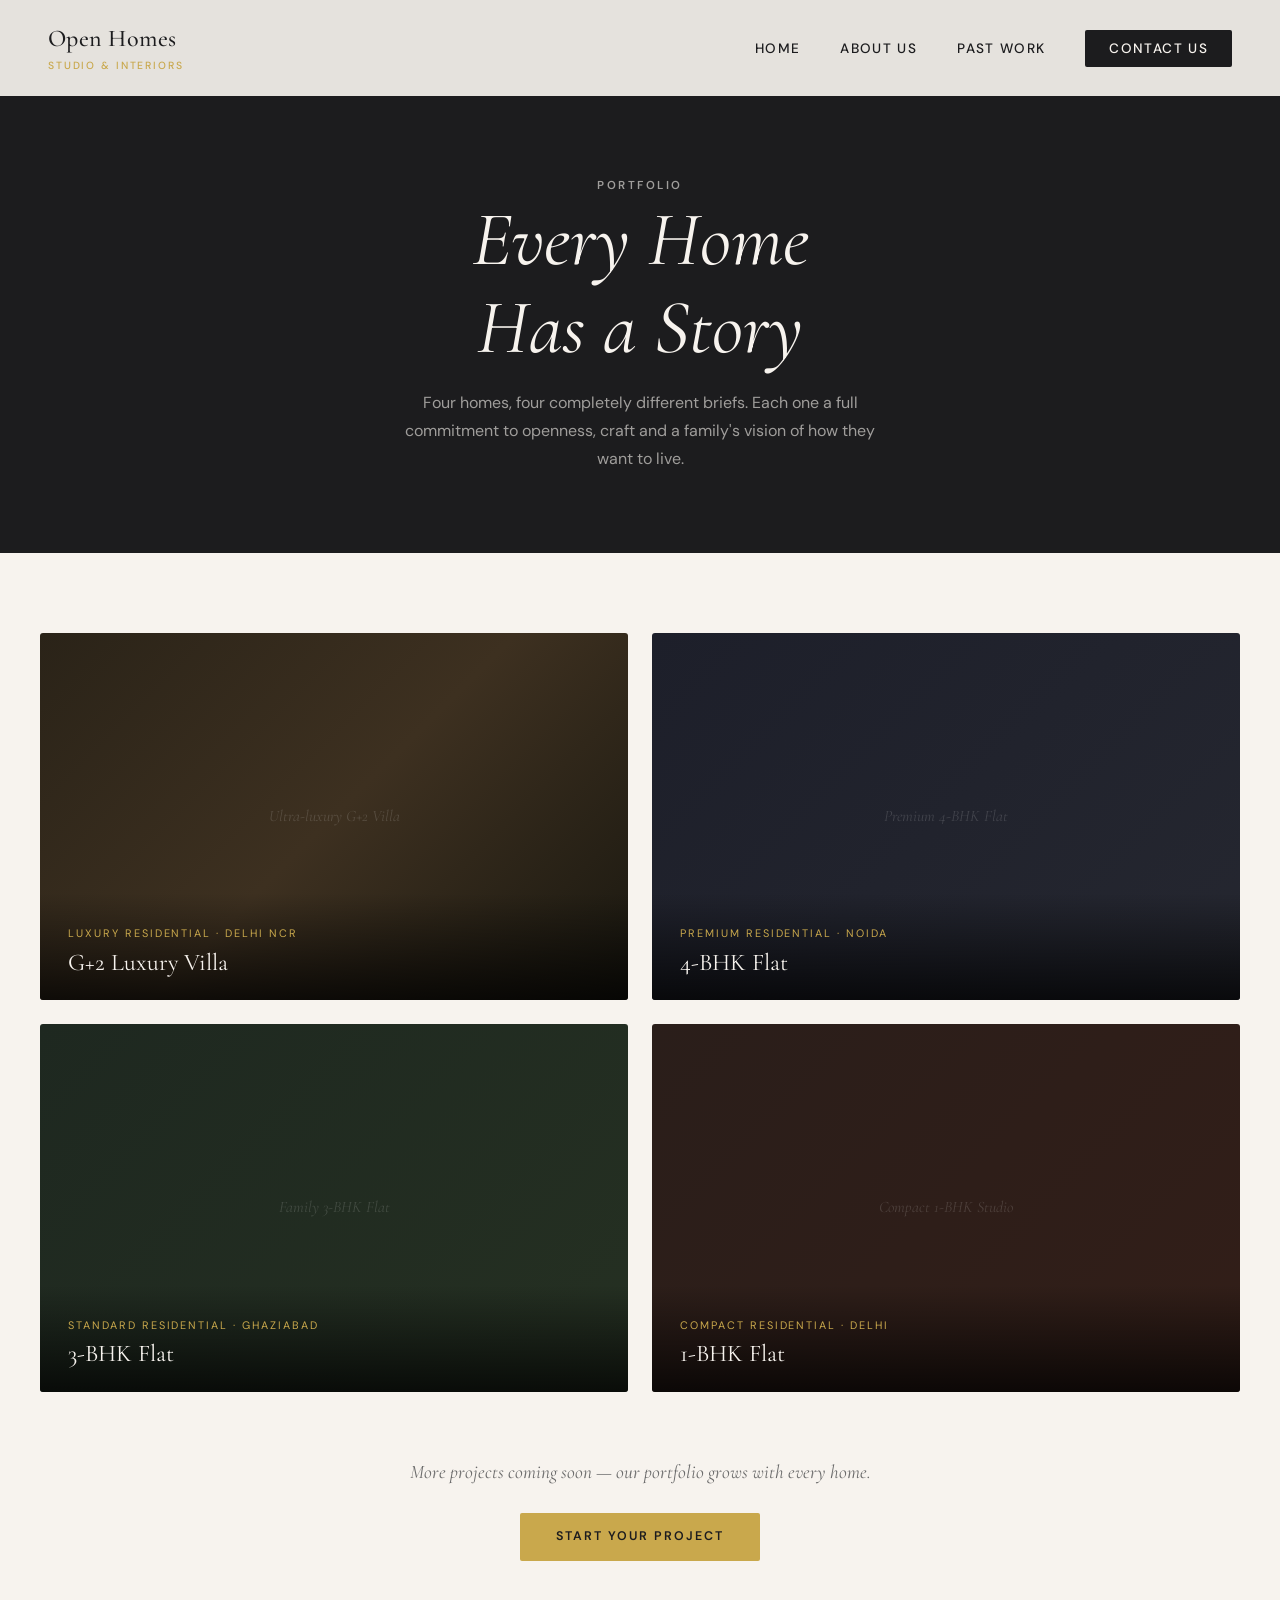
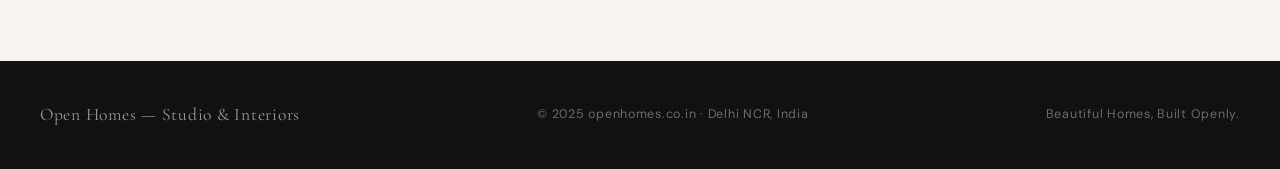
<file: work.html>
<!DOCTYPE html>
<html lang="en">
<head>
  <meta charset="UTF-8">
  <meta name="viewport" content="width=device-width, initial-scale=1.0">
  <title>Past Work — Open Homes Studio &amp; Interiors</title>
  <meta name="description" content="Explore homes designed and built by Open Homes — luxury villas, premium flats and compact transformations across Delhi NCR.">
  <link rel="stylesheet" href="css/style.css">
  <style>
    .reveal { opacity: 0; transform: translateY(28px); transition: opacity 0.7s ease, transform 0.7s ease; }
    .reveal.revealed { opacity: 1; transform: none; }
  </style>
</head>
<body>

<nav id="mainNav">
  <a href="index.html" class="nav-brand">
    <span class="brand-name">Open Homes</span>
    <span class="brand-tag">Studio &amp; Interiors</span>
  </a>
  <ul class="nav-links">
    <li><a href="index.html">Home</a></li>
    <li><a href="about.html">About Us</a></li>
    <li><a href="work.html">Past Work</a></li>
    <li><a href="contact.html" class="nav-cta">Contact Us</a></li>
  </ul>
  <button class="nav-hamburger" id="navHamburger" aria-label="Menu">
    <span></span><span></span><span></span>
  </button>
</nav>
<div class="mobile-menu" id="mobileMenu">
  <a href="index.html">Home</a>
  <a href="about.html">About Us</a>
  <a href="work.html">Past Work</a>
  <a href="contact.html">Contact Us</a>
</div>

<!-- HERO -->
<section id="work-hero">
  <p class="section-eyebrow">Portfolio</p>
  <h1>Every Home<br><em>Has a Story</em></h1>
  <p>Four homes, four completely different briefs. Each one a full commitment to openness, craft and a family's vision of how they want to live.</p>
</section>

<!-- WORK GRID -->
<section id="work-grid">
  <div class="work-tiles">

    <!-- Villa -->
    <div class="work-tile reveal" onclick="openModal('villa')">
      <div class="work-tile-bg ph-1 work-tile-ph">
        Ultra-luxury G+2 Villa
      </div>
      <div class="work-tile-info">
        <span class="work-type">Luxury Residential · Delhi NCR</span>
        <h3>G+2 Luxury Villa</h3>
      </div>
      <div class="work-tile-overlay">
        <button class="overlay-btn">View Details</button>
      </div>
    </div>

    <!-- 4 BHK -->
    <div class="work-tile reveal" style="transition-delay:0.1s" onclick="openModal('flat4')">
      <div class="work-tile-bg ph-3 work-tile-ph">
        Premium 4-BHK Flat
      </div>
      <div class="work-tile-info">
        <span class="work-type">Premium Residential · Noida</span>
        <h3>4-BHK Flat</h3>
      </div>
      <div class="work-tile-overlay">
        <button class="overlay-btn">View Details</button>
      </div>
    </div>

    <!-- 3 BHK -->
    <div class="work-tile reveal" style="transition-delay:0.15s" onclick="openModal('flat3')">
      <div class="work-tile-bg ph-2 work-tile-ph">
        Family 3-BHK Flat
      </div>
      <div class="work-tile-info">
        <span class="work-type">Standard Residential · Ghaziabad</span>
        <h3>3-BHK Flat</h3>
      </div>
      <div class="work-tile-overlay">
        <button class="overlay-btn">View Details</button>
      </div>
    </div>

    <!-- 1 BHK -->
    <div class="work-tile reveal" style="transition-delay:0.2s" onclick="openModal('flat1')">
      <div class="work-tile-bg ph-4 work-tile-ph">
        Compact 1-BHK Studio
      </div>
      <div class="work-tile-info">
        <span class="work-type">Compact Residential · Delhi</span>
        <h3>1-BHK Flat</h3>
      </div>
      <div class="work-tile-overlay">
        <button class="overlay-btn">View Details</button>
      </div>
    </div>

  </div>

  <div style="text-align:center;margin-top:64px;" class="reveal">
    <p style="color:var(--text-muted);margin-bottom:24px;font-style:italic;font-family:var(--font-display);font-size:1.2rem">More projects coming soon — our portfolio grows with every home.</p>
    <a href="contact.html" class="btn-primary">Start Your Project</a>
  </div>
</section>

<footer>
  <span class="footer-brand">Open Homes — Studio &amp; Interiors</span>
  <span>© 2025 openhomes.co.in · Delhi NCR, India</span>
  <span>Beautiful Homes, Built Openly.</span>
</footer>

<!-- MODAL -->
<div class="modal-overlay" id="projectModal">
  <div class="modal">
    <button class="modal-close" onclick="closeModal()">✕</button>
    <div class="modal-hero">
      <span class="work-type" id="modalType"></span>
      <h2 id="modalTitle"></h2>
      <p id="modalDesc"></p>
    </div>
    <div class="modal-body" id="modalContent"></div>
  </div>
</div>

<script src="js/main.js"></script>
</body>
</html>
</file>
<file: css/style.css>
/* =========================================
   OPEN HOMES — Studio & Interiors
   Design System
   ========================================= */

@import url('https://fonts.googleapis.com/css2?family=Cormorant+Garamond:ital,wght@0,300;0,400;0,500;0,600;1,300;1,400&family=DM+Sans:wght@300;400;500;600&display=swap');

:root {
  --charcoal: #1C1C1E;
  --ivory: #F7F3EE;
  --gold: #C9A84C;
  --gold-light: #E8D5A3;
  --sage: #8FA98C;
  --white: #FFFFFF;
  --text-muted: #6B6B6B;
  --border: #E2DDD8;

  --font-display: 'Cormorant Garamond', Georgia, serif;
  --font-body: 'DM Sans', system-ui, sans-serif;

  --max-w: 1280px;
  --section-pad: 100px 40px;
}

*, *::before, *::after { box-sizing: border-box; margin: 0; padding: 0; }

html { scroll-behavior: smooth; }

body {
  font-family: var(--font-body);
  background: var(--ivory);
  color: var(--charcoal);
  font-size: 16px;
  line-height: 1.6;
  -webkit-font-smoothing: antialiased;
}

/* ─── TYPOGRAPHY ─── */
h1, h2, h3, h4 {
  font-family: var(--font-display);
  font-weight: 400;
  line-height: 1.15;
}

h1 { font-size: clamp(2.8rem, 6vw, 5.5rem); }
h2 { font-size: clamp(2rem, 4vw, 3.2rem); }
h3 { font-size: clamp(1.4rem, 2.5vw, 2rem); }
h4 { font-size: 1.2rem; }

p { font-size: 1rem; line-height: 1.75; color: var(--text-muted); }

/* ─── NAV ─── */
nav {
  position: fixed;
  top: 0; left: 0; right: 0;
  z-index: 1000;
  display: flex;
  align-items: center;
  justify-content: space-between;
  padding: 20px 48px;
  background: rgba(247, 243, 238, 0.92);
  backdrop-filter: blur(12px);
  border-bottom: 1px solid transparent;
  transition: border-color 0.3s, box-shadow 0.3s;
}

nav.scrolled {
  border-bottom-color: var(--border);
  box-shadow: 0 2px 24px rgba(0,0,0,0.06);
}

.nav-brand {
  display: flex; flex-direction: column;
  text-decoration: none;
}
.nav-brand .brand-name {
  font-family: var(--font-display);
  font-size: 1.5rem;
  font-weight: 500;
  color: var(--charcoal);
  letter-spacing: 0.02em;
}
.nav-brand .brand-tag {
  font-size: 0.65rem;
  text-transform: uppercase;
  letter-spacing: 0.18em;
  color: var(--gold);
  font-weight: 500;
}

.nav-links {
  display: flex; gap: 40px; list-style: none;
}
.nav-links a {
  text-decoration: none;
  font-size: 0.85rem;
  font-weight: 500;
  letter-spacing: 0.1em;
  text-transform: uppercase;
  color: var(--charcoal);
  position: relative;
  transition: color 0.2s;
}
.nav-links a::after {
  content: '';
  position: absolute;
  bottom: -4px; left: 0;
  width: 0; height: 1px;
  background: var(--gold);
  transition: width 0.3s;
}
.nav-links a:hover { color: var(--gold); }
.nav-links a:hover::after { width: 100%; }

.nav-cta {
  background: var(--charcoal);
  color: var(--ivory) !important;
  padding: 10px 24px;
  border-radius: 2px;
  transition: background 0.2s !important;
}
.nav-cta:hover { background: var(--gold) !important; }
.nav-cta::after { display: none !important; }

/* hamburger */
.nav-hamburger {
  display: none; flex-direction: column; gap: 5px;
  background: none; border: none; cursor: pointer; padding: 4px;
}
.nav-hamburger span {
  display: block; width: 24px; height: 1.5px;
  background: var(--charcoal); transition: all 0.3s;
}
.mobile-menu {
  display: none; position: fixed;
  top: 72px; left: 0; right: 0;
  background: var(--ivory);
  padding: 24px 40px 32px;
  border-bottom: 1px solid var(--border);
  z-index: 999;
  flex-direction: column; gap: 20px;
}
.mobile-menu.open { display: flex; }
.mobile-menu a {
  text-decoration: none; font-size: 1.1rem;
  font-weight: 500; color: var(--charcoal);
  letter-spacing: 0.05em;
}

/* ─── THRESHOLD LINE (signature element) ─── */
.threshold {
  width: 60px; height: 2px;
  background: var(--gold);
  margin: 24px 0;
}

.threshold-center {
  width: 60px; height: 2px;
  background: var(--gold);
  margin: 24px auto;
}

/* ─── SECTION WRAPPER ─── */
.section { padding: var(--section-pad); }
.container { max-width: var(--max-w); margin: 0 auto; }

.section-eyebrow {
  font-size: 0.72rem;
  text-transform: uppercase;
  letter-spacing: 0.22em;
  color: var(--gold);
  font-weight: 600;
  margin-bottom: 12px;
}

/* ─── HERO / STORY SECTION ─── */
#home {
  padding-top: 0;
  min-height: 100vh;
  display: flex; align-items: center;
  background: var(--charcoal);
  color: var(--ivory);
  overflow: hidden;
  position: relative;
}

.hero-bg-text {
  position: absolute;
  top: 50%; left: 50%;
  transform: translate(-50%, -50%);
  font-family: var(--font-display);
  font-size: clamp(8rem, 20vw, 18rem);
  color: rgba(255,255,255,0.025);
  white-space: nowrap;
  pointer-events: none;
  user-select: none;
  letter-spacing: -0.02em;
}

.hero-inner {
  display: grid;
  grid-template-columns: 1fr 2fr;
  gap: 80px;
  max-width: var(--max-w);
  margin: 0 auto;
  padding: 140px 40px 80px;
  width: 100%;
}

.hero-story { position: relative; z-index: 1; }
.hero-story .section-eyebrow { color: var(--gold); }
.hero-story h1 {
  color: var(--ivory);
  font-style: italic;
  margin-bottom: 24px;
}
.hero-story h1 span { color: var(--gold); font-style: normal; }
.hero-story p { color: rgba(247,243,238,0.7); }

.hero-tagline {
  margin-top: 40px;
  padding-top: 32px;
  border-top: 1px solid rgba(255,255,255,0.1);
}
.hero-tagline .big-tag {
  font-family: var(--font-display);
  font-size: clamp(1rem, 2vw, 1.4rem);
  font-style: italic;
  color: var(--gold-light);
  letter-spacing: 0.02em;
}

/* Hero gallery */
.hero-gallery {
  position: relative; z-index: 1;
  display: grid;
  grid-template-columns: 1fr 1fr;
  grid-template-rows: auto auto;
  gap: 16px;
}

.gallery-card {
  border-radius: 3px;
  overflow: hidden;
  position: relative;
  background: rgba(255,255,255,0.04);
  border: 1px solid rgba(255,255,255,0.08);
}

.gallery-card-img {
  width: 100%; aspect-ratio: 4/3;
  object-fit: cover;
  display: block;
  transition: transform 0.6s ease;
}

.gallery-card:hover .gallery-card-img { transform: scale(1.04); }

.gallery-card.tall { grid-row: span 2; }
.gallery-card.tall .gallery-card-img { aspect-ratio: 3/4; height: 100%; }

.gallery-caption {
  position: absolute; bottom: 0; left: 0; right: 0;
  padding: 20px 16px 16px;
  background: linear-gradient(transparent, rgba(0,0,0,0.7));
  color: var(--ivory);
}
.gallery-caption h4 {
  font-family: var(--font-display);
  font-size: 1rem; font-weight: 400;
  margin-bottom: 2px;
}
.gallery-caption p {
  font-size: 0.72rem; color: rgba(247,243,238,0.65);
  text-transform: uppercase; letter-spacing: 0.1em;
  line-height: 1.3;
}

/* placeholder gradients for images */
.img-placeholder {
  width: 100%; height: 100%;
  min-height: 200px;
  display: flex; align-items: center; justify-content: center;
  font-family: var(--font-display);
  font-style: italic;
  color: rgba(255,255,255,0.25);
  font-size: 0.85rem;
}

.ph-1 { background: linear-gradient(135deg, #2a2318 0%, #3d3020 50%, #1a1810 100%); }
.ph-2 { background: linear-gradient(135deg, #1e2820 0%, #253022 100%); }
.ph-3 { background: linear-gradient(135deg, #1d1f2a 0%, #252730 100%); }
.ph-4 { background: linear-gradient(135deg, #2a1e1a 0%, #321e18 100%); }

/* ─── OFFERINGS SECTION ─── */
#offerings {
  background: var(--white);
  padding: 100px 40px;
}

.offerings-header { text-align: center; margin-bottom: 64px; }
.offerings-header h2 span { color: var(--gold); }

.packages-grid {
  display: grid;
  grid-template-columns: repeat(4, 1fr);
  gap: 2px;
  max-width: var(--max-w);
  margin: 0 auto;
  background: var(--border);
  border-radius: 4px;
  overflow: hidden;
}

.package-card {
  background: var(--white);
  padding: 40px 28px;
  position: relative;
  transition: background 0.3s;
  cursor: default;
  display: flex; flex-direction: column;
}

.package-card.featured {
  background: var(--charcoal);
}

.package-card:hover { background: var(--ivory); }
.package-card.featured:hover { background: #2a2a2c; }

.package-tier {
  font-size: 0.68rem;
  text-transform: uppercase;
  letter-spacing: 0.2em;
  color: var(--gold);
  font-weight: 600;
  margin-bottom: 16px;
}

.package-name {
  font-family: var(--font-display);
  font-size: 2rem;
  font-weight: 400;
  margin-bottom: 8px;
  color: var(--charcoal);
}

.package-card.featured .package-name { color: var(--ivory); }

.package-price {
  font-size: 0.85rem;
  color: var(--text-muted);
  margin-bottom: 28px;
  padding-bottom: 24px;
  border-bottom: 1px solid var(--border);
}
.package-card.featured .package-price { color: rgba(247,243,238,0.5); border-color: rgba(255,255,255,0.1); }

.package-price strong {
  display: block;
  font-family: var(--font-display);
  font-size: 1.5rem;
  color: var(--charcoal);
  font-weight: 500;
  margin-bottom: 2px;
}
.package-card.featured .package-price strong { color: var(--gold); }

.package-features { list-style: none; flex: 1; }
.package-features li {
  font-size: 0.88rem;
  color: var(--text-muted);
  padding: 7px 0;
  border-bottom: 1px solid var(--border);
  display: flex; align-items: flex-start; gap: 8px;
  line-height: 1.4;
}
.package-card.featured .package-features li { color: rgba(247,243,238,0.65); border-color: rgba(255,255,255,0.08); }

.package-features li::before {
  content: '—';
  color: var(--gold);
  flex-shrink: 0;
  font-size: 0.75rem;
  margin-top: 2px;
}

.package-cta {
  margin-top: 32px;
  display: inline-block;
  padding: 12px 0;
  font-size: 0.78rem;
  text-transform: uppercase;
  letter-spacing: 0.15em;
  font-weight: 600;
  color: var(--gold);
  text-decoration: none;
  border-bottom: 1px solid var(--gold);
  transition: color 0.2s, border-color 0.2s;
  cursor: pointer;
  background: none; border-left: none; border-top: none; border-right: none;
}
.package-cta:hover { color: var(--charcoal); border-color: var(--charcoal); }
.package-card.featured .package-cta:hover { color: var(--ivory); border-color: var(--ivory); }

/* ─── CONTACT SECTION ─── */
#contact-section, #contact {
  background: var(--ivory);
  padding: 100px 40px;
}

#contact { background: var(--charcoal); }

.contact-inner {
  display: grid;
  grid-template-columns: 1fr 1.6fr;
  gap: 80px;
  max-width: var(--max-w);
  margin: 0 auto;
  align-items: start;
}

.contact-info .section-eyebrow { }

.contact-info h2 { margin-bottom: 16px; }

#contact .contact-info h2 { color: var(--ivory); }
#contact .contact-info p { color: rgba(247,243,238,0.6); }
#contact .section-eyebrow { color: var(--gold); }

.contact-detail {
  margin-top: 40px;
  display: flex; flex-direction: column; gap: 20px;
}

.contact-item {
  display: flex; align-items: flex-start; gap: 16px;
}

.contact-icon {
  width: 40px; height: 40px;
  border: 1px solid var(--border);
  display: flex; align-items: center; justify-content: center;
  flex-shrink: 0; font-size: 1.1rem; border-radius: 2px;
}

#contact .contact-icon {
  border-color: rgba(255,255,255,0.12);
  background: rgba(255,255,255,0.04);
}

.contact-item-text strong {
  display: block; font-size: 0.75rem;
  text-transform: uppercase; letter-spacing: 0.12em;
  color: var(--gold); margin-bottom: 4px; font-weight: 600;
}

.contact-item-text span {
  font-size: 0.92rem; color: var(--text-muted);
}

#contact .contact-item-text span { color: rgba(247,243,238,0.6); }

/* form */
.contact-form {
  background: var(--white);
  padding: 48px 44px;
  border-radius: 3px;
  box-shadow: 0 8px 48px rgba(0,0,0,0.08);
}

#contact .contact-form {
  background: rgba(255,255,255,0.06);
  border: 1px solid rgba(255,255,255,0.1);
  box-shadow: none;
}

.form-row {
  display: grid;
  grid-template-columns: 1fr 1fr;
  gap: 20px;
}

.form-group { margin-bottom: 20px; }

.form-group label {
  display: block;
  font-size: 0.72rem;
  text-transform: uppercase;
  letter-spacing: 0.14em;
  font-weight: 600;
  color: var(--charcoal);
  margin-bottom: 8px;
}

#contact .form-group label { color: rgba(247,243,238,0.7); }

.form-group input,
.form-group select,
.form-group textarea {
  width: 100%;
  padding: 12px 16px;
  border: 1px solid var(--border);
  border-radius: 2px;
  background: var(--ivory);
  font-family: var(--font-body);
  font-size: 0.9rem;
  color: var(--charcoal);
  outline: none;
  transition: border-color 0.2s;
  appearance: none;
}

#contact .form-group input,
#contact .form-group select,
#contact .form-group textarea {
  background: rgba(255,255,255,0.07);
  border-color: rgba(255,255,255,0.12);
  color: var(--ivory);
}

.form-group input:focus,
.form-group select:focus,
.form-group textarea:focus { border-color: var(--gold); }

.form-group textarea { height: 120px; resize: none; }

.form-group select option { background: var(--charcoal); color: var(--ivory); }

.form-submit {
  width: 100%;
  padding: 16px;
  background: var(--charcoal);
  color: var(--ivory);
  border: none;
  font-family: var(--font-body);
  font-size: 0.8rem;
  text-transform: uppercase;
  letter-spacing: 0.18em;
  font-weight: 600;
  cursor: pointer;
  border-radius: 2px;
  transition: background 0.25s;
}
.form-submit:hover { background: var(--gold); }

#contact .form-submit { background: var(--gold); color: var(--charcoal); }
#contact .form-submit:hover { background: var(--ivory); }

.form-note {
  font-size: 0.72rem;
  color: var(--text-muted);
  margin-top: 12px;
  text-align: center;
}
#contact .form-note { color: rgba(247,243,238,0.35); }

.form-success {
  display: none;
  text-align: center;
  padding: 40px;
  font-family: var(--font-display);
  font-size: 1.5rem;
  color: var(--gold);
  font-style: italic;
}

/* ─── FOOTER ─── */
footer {
  background: #111;
  color: rgba(247,243,238,0.4);
  padding: 40px;
  display: flex;
  align-items: center;
  justify-content: space-between;
  font-size: 0.78rem;
  letter-spacing: 0.06em;
}

footer .footer-brand {
  font-family: var(--font-display);
  font-size: 1.1rem;
  color: rgba(247,243,238,0.6);
}

/* ─── PAGE: ABOUT ─── */
#about-hero {
  padding: 160px 40px 80px;
  background: var(--charcoal);
  text-align: center;
}
#about-hero h1 { color: var(--ivory); font-style: italic; }
#about-hero p { color: rgba(247,243,238,0.6); max-width: 560px; margin: 20px auto 0; }

#about-story {
  padding: 100px 40px;
  background: var(--ivory);
}

.about-story-grid {
  display: grid;
  grid-template-columns: 1fr 1fr;
  gap: 80px;
  max-width: var(--max-w);
  margin: 0 auto 80px;
  align-items: center;
}

.about-story-grid.reverse { direction: rtl; }
.about-story-grid.reverse > * { direction: ltr; }

.about-img-block {
  background: var(--charcoal);
  aspect-ratio: 4/5;
  border-radius: 3px;
  display: flex; align-items: center; justify-content: center;
  font-family: var(--font-display);
  font-style: italic;
  color: rgba(247,243,238,0.2);
  font-size: 0.9rem;
  position: relative; overflow: hidden;
}

.about-img-block::before {
  content: '';
  position: absolute; bottom: 0; left: 0; right: 0;
  height: 4px; background: var(--gold);
}

.about-text h2 { margin-bottom: 16px; }
.about-text p { margin-bottom: 16px; }

.philosophy-grid {
  max-width: var(--max-w); margin: 0 auto;
  display: grid; grid-template-columns: repeat(3, 1fr); gap: 32px;
}

.philosophy-card {
  padding: 36px 28px;
  border: 1px solid var(--border);
  border-radius: 3px;
}

.philosophy-card .icon { font-size: 1.8rem; margin-bottom: 16px; }
.philosophy-card h4 { font-family: var(--font-display); font-size: 1.3rem; margin-bottom: 10px; }

/* ─── PAGE: PAST WORK ─── */
#work-hero {
  padding: 160px 40px 80px;
  background: var(--charcoal); text-align: center;
}
#work-hero h1 { color: var(--ivory); font-style: italic; }
#work-hero p { color: rgba(247,243,238,0.6); max-width: 480px; margin: 16px auto 0; }

#work-grid { padding: 80px 40px 100px; }

.work-tiles {
  display: grid;
  grid-template-columns: repeat(2, 1fr);
  gap: 24px;
  max-width: var(--max-w); margin: 0 auto;
}

.work-tile {
  position: relative; overflow: hidden;
  border-radius: 3px; cursor: pointer;
  background: var(--charcoal);
  aspect-ratio: 16/10;
  transition: transform 0.3s;
}

.work-tile:hover { transform: translateY(-4px); }
.work-tile:hover .work-tile-overlay { opacity: 1; }

.work-tile-bg {
  width: 100%; height: 100%;
  object-fit: cover; display: block;
  transition: transform 0.5s;
}
.work-tile:hover .work-tile-bg { transform: scale(1.04); }

.work-tile-ph {
  width: 100%; height: 100%;
  display: flex; align-items: center; justify-content: center;
  font-family: var(--font-display);
  font-style: italic;
  color: rgba(255,255,255,0.15);
}

.work-tile-info {
  position: absolute; bottom: 0; left: 0; right: 0;
  padding: 32px 28px 24px;
  background: linear-gradient(transparent, rgba(0,0,0,0.75));
  color: var(--ivory);
}

.work-tile-info .work-type {
  font-size: 0.68rem;
  text-transform: uppercase; letter-spacing: 0.18em;
  color: var(--gold); margin-bottom: 6px; display: block;
}

.work-tile-info h3 {
  font-family: var(--font-display);
  font-size: 1.5rem; font-weight: 400; color: var(--ivory);
}

.work-tile-overlay {
  position: absolute; inset: 0;
  background: rgba(201,168,76,0.12);
  display: flex; align-items: center; justify-content: center;
  opacity: 0; transition: opacity 0.3s;
}

.overlay-btn {
  padding: 12px 28px;
  border: 1px solid rgba(255,255,255,0.7);
  color: var(--ivory);
  font-size: 0.75rem; text-transform: uppercase;
  letter-spacing: 0.14em; font-weight: 600;
  border-radius: 2px; background: none;
  cursor: pointer;
  font-family: var(--font-body);
  transition: background 0.2s, color 0.2s;
}
.overlay-btn:hover { background: var(--ivory); color: var(--charcoal); }

/* ─── MODAL ─── */
.modal-overlay {
  display: none; position: fixed; inset: 0;
  background: rgba(0,0,0,0.75); z-index: 2000;
  padding: 40px; overflow-y: auto;
  backdrop-filter: blur(6px);
}

.modal-overlay.open { display: flex; align-items: flex-start; justify-content: center; }

.modal {
  background: var(--ivory);
  max-width: 900px; width: 100%;
  border-radius: 4px; overflow: hidden;
  position: relative;
  margin: auto;
}

.modal-close {
  position: absolute; top: 20px; right: 20px;
  background: rgba(0,0,0,0.15); border: none;
  width: 36px; height: 36px; border-radius: 50%;
  cursor: pointer; font-size: 1.1rem;
  color: var(--charcoal); z-index: 10;
  display: flex; align-items: center; justify-content: center;
  transition: background 0.2s;
}
.modal-close:hover { background: rgba(0,0,0,0.3); color: white; }

.modal-hero {
  background: var(--charcoal);
  padding: 52px 48px 40px;
}

.modal-hero .work-type {
  font-size: 0.7rem; text-transform: uppercase;
  letter-spacing: 0.2em; color: var(--gold); margin-bottom: 10px; display: block;
}

.modal-hero h2 { color: var(--ivory); font-style: italic; margin-bottom: 10px; }
.modal-hero p { color: rgba(247,243,238,0.6); max-width: 600px; }

.modal-body { padding: 48px; }

.modal-section { margin-bottom: 36px; }
.modal-section h4 {
  font-family: var(--font-display); font-size: 1.2rem;
  margin-bottom: 14px; color: var(--charcoal);
}

.modal-tags { display: flex; flex-wrap: wrap; gap: 8px; }
.modal-tag {
  padding: 6px 14px;
  border: 1px solid var(--border);
  font-size: 0.78rem; border-radius: 2px;
  color: var(--text-muted);
}
.modal-tag.highlight {
  background: var(--gold); color: var(--charcoal);
  border-color: var(--gold); font-weight: 600;
}

/* ─── UTILITIES ─── */
.btn-primary {
  display: inline-block;
  padding: 14px 36px;
  background: var(--gold);
  color: var(--charcoal);
  font-family: var(--font-body);
  font-size: 0.78rem;
  text-transform: uppercase;
  letter-spacing: 0.16em;
  font-weight: 600;
  text-decoration: none;
  border-radius: 2px;
  border: none; cursor: pointer;
  transition: background 0.2s, transform 0.2s;
}
.btn-primary:hover { background: #b8942e; transform: translateY(-1px); }

.text-gold { color: var(--gold); }
.text-center { text-align: center; }
.mt-8 { margin-top: 8px; }
.mt-16 { margin-top: 16px; }
.mt-24 { margin-top: 24px; }
.mt-32 { margin-top: 32px; }
.mt-48 { margin-top: 48px; }

/* ─── RESPONSIVE ─── */
@media (max-width: 1024px) {
  .packages-grid { grid-template-columns: repeat(2, 1fr); }
}

@media (max-width: 768px) {
  :root { --section-pad: 72px 24px; }

  nav { padding: 18px 24px; }
  .nav-links { display: none; }
  .nav-hamburger { display: flex; }

  .hero-inner {
    grid-template-columns: 1fr;
    padding: 120px 24px 60px;
    gap: 48px;
  }
  .hero-gallery { grid-template-columns: 1fr 1fr; }
  .gallery-card.tall { grid-row: auto; }
  .gallery-card.tall .gallery-card-img { aspect-ratio: 4/3; height: auto; }

  .packages-grid { grid-template-columns: 1fr; }
  .contact-inner { grid-template-columns: 1fr; gap: 48px; }
  .contact-form { padding: 32px 24px; }
  .form-row { grid-template-columns: 1fr; }

  .about-story-grid { grid-template-columns: 1fr; gap: 40px; }
  .about-story-grid.reverse { direction: ltr; }
  .philosophy-grid { grid-template-columns: 1fr; }
  .work-tiles { grid-template-columns: 1fr; }

  footer { flex-direction: column; gap: 12px; text-align: center; }
  .modal-hero { padding: 40px 28px 32px; }
  .modal-body { padding: 32px 24px; }
}

@media (prefers-reduced-motion: reduce) {
  *, *::before, *::after { transition: none !important; animation: none !important; }
}
</file>
